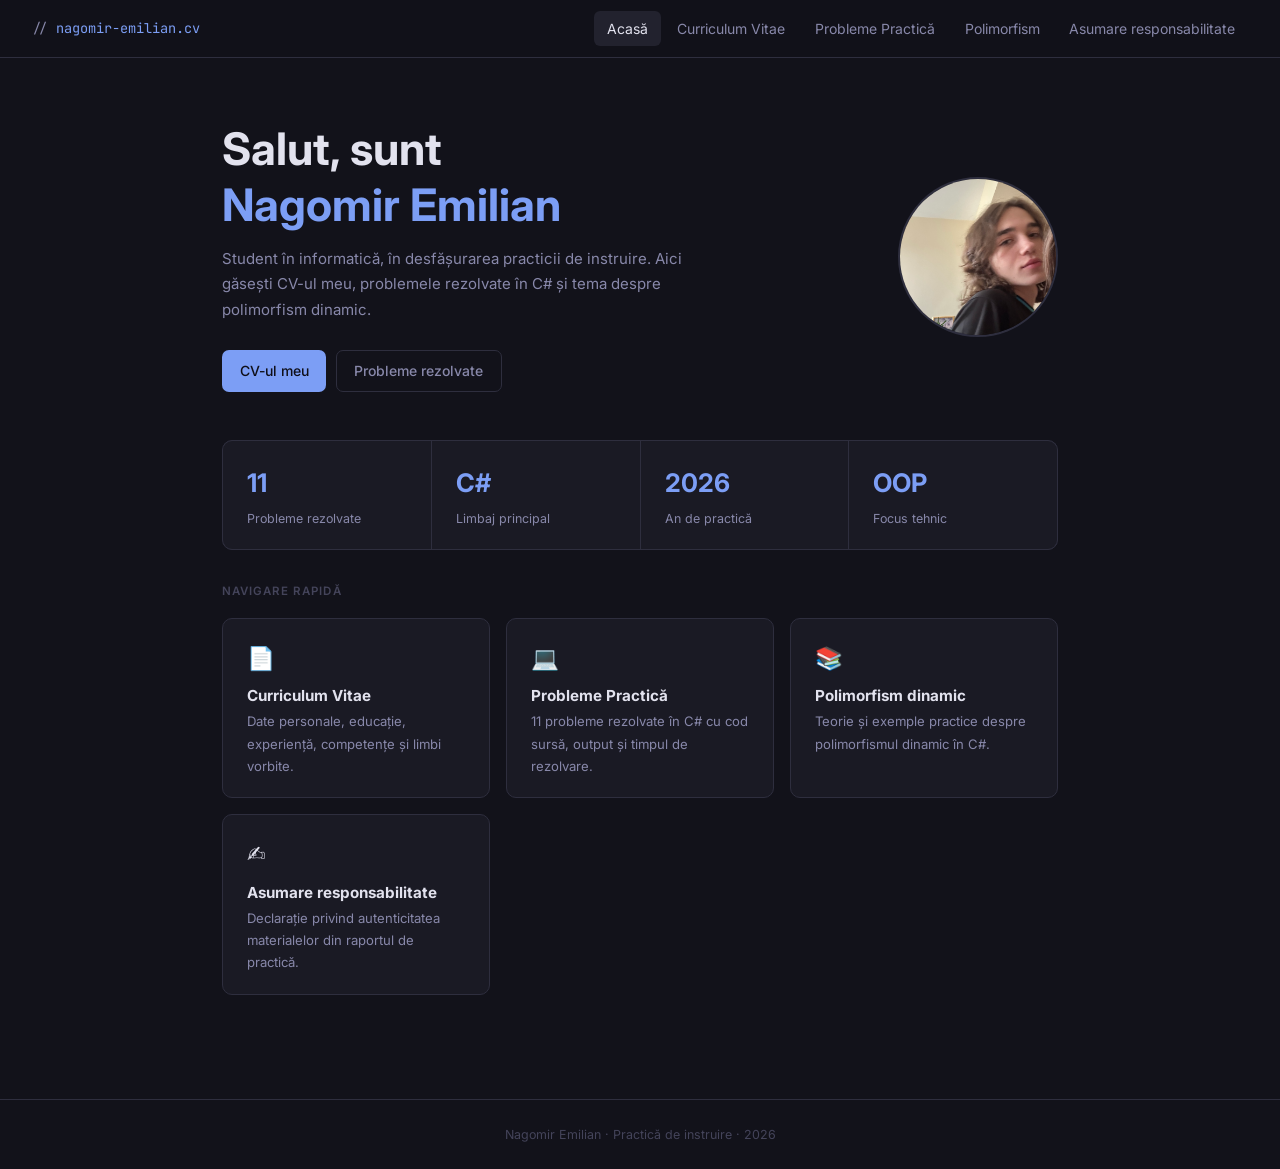
<file: index.html>
<!DOCTYPE html>
<html lang="ro">
<head>
  <meta charset="UTF-8" />
  <meta name="viewport" content="width=device-width, initial-scale=1.0" />
  <title>Nagomir Emilian — Portfolio</title>
  <link rel="stylesheet" href="style.css" />
  <link rel="preconnect" href="https://fonts.googleapis.com" />
  <link href="https://fonts.googleapis.com/css2?family=Inter:wght@400;500;600;700&family=JetBrains+Mono:wght@400;500&display=swap" rel="stylesheet" />
</head>
<body>

<nav class="navbar">
  <span class="nav-brand">// <span>nagomir-emilian.cv</span></span>
  <ul class="nav-links" id="navLinks">
    <li><a href="index.html" class="active">Acasă</a></li>
    <li><a href="cv.html">Curriculum Vitae</a></li>
    <li><a href="probleme.html">Probleme Practică</a></li>
    <li><a href="polimorfism.html">Polimorfism</a></li>
    <li><a href="asumare.html">Asumare responsabilitate</a></li>
  </ul>
  <button class="burger" id="burger"><span></span><span></span><span></span></button>
</nav>

<!-- HERO -->
<section class="hero">
  <div>
    <h1>Salut, sunt<br><em>Nagomir Emilian</em></h1>
    <p>Student în informatică, în desfășurarea practicii de instruire. Aici găsești CV-ul meu, problemele rezolvate în C# și tema despre polimorfism dinamic.</p>
    <div class="hero-btns">
      <a href="cv.html" class="btn btn-primary">CV-ul meu</a>
      <a href="probleme.html" class="btn btn-ghost">Probleme rezolvate</a>
    </div>
  </div>

  <div class="avatar-wrap">
    <img
      src="IMG_1753.jpg"
      alt="Nagomir Emilian"
      onerror="this.style.display='none'; document.getElementById('av-fallback').style.display='flex';"
    />
    <div class="avatar-fallback" id="av-fallback" style="display:none;">
      <svg width="28" height="28" fill="none" stroke="currentColor" stroke-width="1.5" viewBox="0 0 24 24"><path d="M20 21v-2a4 4 0 0 0-4-4H8a4 4 0 0 0-4 4v2"/><circle cx="12" cy="7" r="4"/></svg>
      poza.jpg
    </div>
  </div>
</section>

<!-- STATS -->
<div class="container" style="padding-top:0;">
  <div class="stats" style="margin-bottom:2rem;">
    <div class="stat"><div class="stat-val">11</div><div class="stat-lbl">Probleme rezolvate</div></div>
    <div class="stat"><div class="stat-val">C#</div><div class="stat-lbl">Limbaj principal</div></div>
    <div class="stat"><div class="stat-val">2026</div><div class="stat-lbl">An de practică</div></div>
    <div class="stat"><div class="stat-val">OOP</div><div class="stat-lbl">Focus tehnic</div></div>
  </div>

  <div class="sec-title">Navigare rapidă</div>
  <div class="nav-cards">
    <a href="cv.html" class="nav-card">
      <div class="nav-card-icon">📄</div>
      <h3>Curriculum Vitae</h3>
      <p>Date personale, educație, experiență, competențe și limbi vorbite.</p>
    </a>
    <a href="probleme.html" class="nav-card">
      <div class="nav-card-icon">💻</div>
      <h3>Probleme Practică</h3>
      <p>11 probleme rezolvate în C# cu cod sursă, output și timpul de rezolvare.</p>
    </a>
    <a href="polimorfism.html" class="nav-card">
      <div class="nav-card-icon">📚</div>
      <h3>Polimorfism dinamic</h3>
      <p>Teorie și exemple practice despre polimorfismul dinamic în C#.</p>
    </a>
    <a href="asumare.html" class="nav-card">
      <div class="nav-card-icon">✍️</div>
      <h3>Asumare responsabilitate</h3>
      <p>Declarație privind autenticitatea materialelor din raportul de practică.</p>
    </a>
  </div>
</div>

<footer><p>Nagomir Emilian · Practică de instruire · <span id="yr"></span></p></footer>

<script>
  document.getElementById('yr').textContent = new Date().getFullYear();
  document.getElementById('burger').addEventListener('click', () =>
    document.getElementById('navLinks').classList.toggle('open'));
</script>
</body>
</html>
</file>
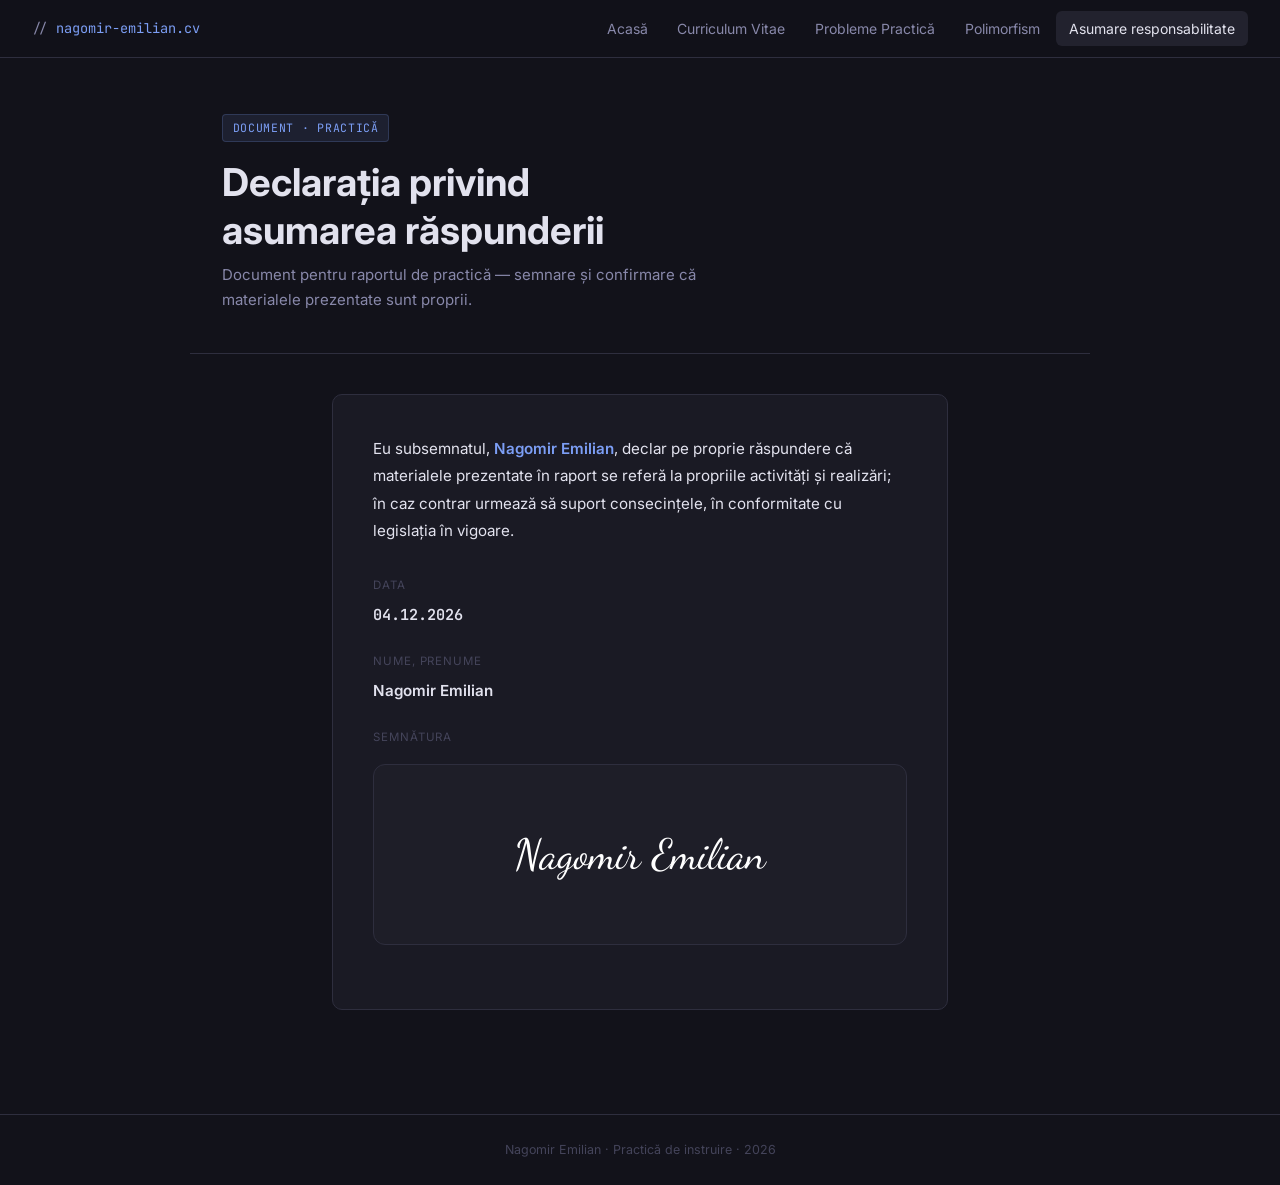
<file: asumare.html>
<!DOCTYPE html>
<html lang="ro">
<head>
  <meta charset="UTF-8" />
  <meta name="viewport" content="width=device-width, initial-scale=1.0" />
  <title>Asumare responsabilitate — Nagomir Emilian</title>
  <link rel="stylesheet" href="style.css" />
  <link rel="preconnect" href="https://fonts.googleapis.com" />
  <link href="https://fonts.googleapis.com/css2?family=Inter:wght@400;500;600;700&family=JetBrains+Mono:wght@400;500&family=Dancing+Script:wght@600&display=swap" rel="stylesheet" />
</head>
<body>

<nav class="navbar no-print">
  <span class="nav-brand">// <span>nagomir-emilian.cv</span></span>
  <ul class="nav-links" id="navLinks">
    <li><a href="index.html">Acasă</a></li>
    <li><a href="cv.html">Curriculum Vitae</a></li>
    <li><a href="probleme.html">Probleme Practică</a></li>
    <li><a href="polimorfism.html">Polimorfism</a></li>
    <li><a href="asumare.html" class="active">Asumare responsabilitate</a></li>
  </ul>
  <button class="burger" id="burger"><span></span><span></span><span></span></button>
</nav>

<div class="page-header no-print">
  <div class="badge">Document · Practică</div>
  <h1>Declarația privind<br>asumarea răspunderii</h1>
  <p>Document pentru raportul de practică — semnare și confirmare că materialele prezentate sunt proprii.</p>
</div>

<div class="asumare-wrap">

  <div class="doc-card">

    <p class="doc-text">
      Eu subsemnatul, <strong>Nagomir Emilian</strong>, declar pe proprie răspundere că materialele
      prezentate în raport se referă la propriile activități și realizări; în caz contrar urmează să
      suport consecințele, în conformitate cu legislația în vigoare.
    </p>

    <div class="doc-field">
      <label>Data</label>
      <div class="val val-date" id="docDate"></div>
    </div>

    <div class="doc-field">
      <label>Nume, Prenume</label>
      <div class="val">Nagomir Emilian</div>
    </div>

    <div class="doc-field sig-area">
      <label>Semnătura</label>
      <div class="sig-preview" id="sigPreview">
        <object type="image/svg+xml" data="signature (1).svg" class="sig-file-preview" aria-label="Preview semnătură SVG">Semnătura nu poate fi afișată.</object>
      </div>
    </div>

  </div>
</div>

<footer class="no-print"><p>Nagomir Emilian · Practică de instruire · <span id="yr"></span></p></footer>

<script>
document.getElementById('yr').textContent = new Date().getFullYear();
document.getElementById('burger').addEventListener('click', () =>
  document.getElementById('navLinks').classList.toggle('open'));

// Set current date
const now = new Date();
const zi = String(now.getDate()).padStart(2,'0');
const luna = String(now.getMonth()+1).padStart(2,'0');
const an = now.getFullYear();
document.getElementById('docDate').textContent = `${zi}.${luna}.${an}`;

// ===== SVG SIGNATURE ATTACHMENT =====

</script>
</body>
</html>
</file>
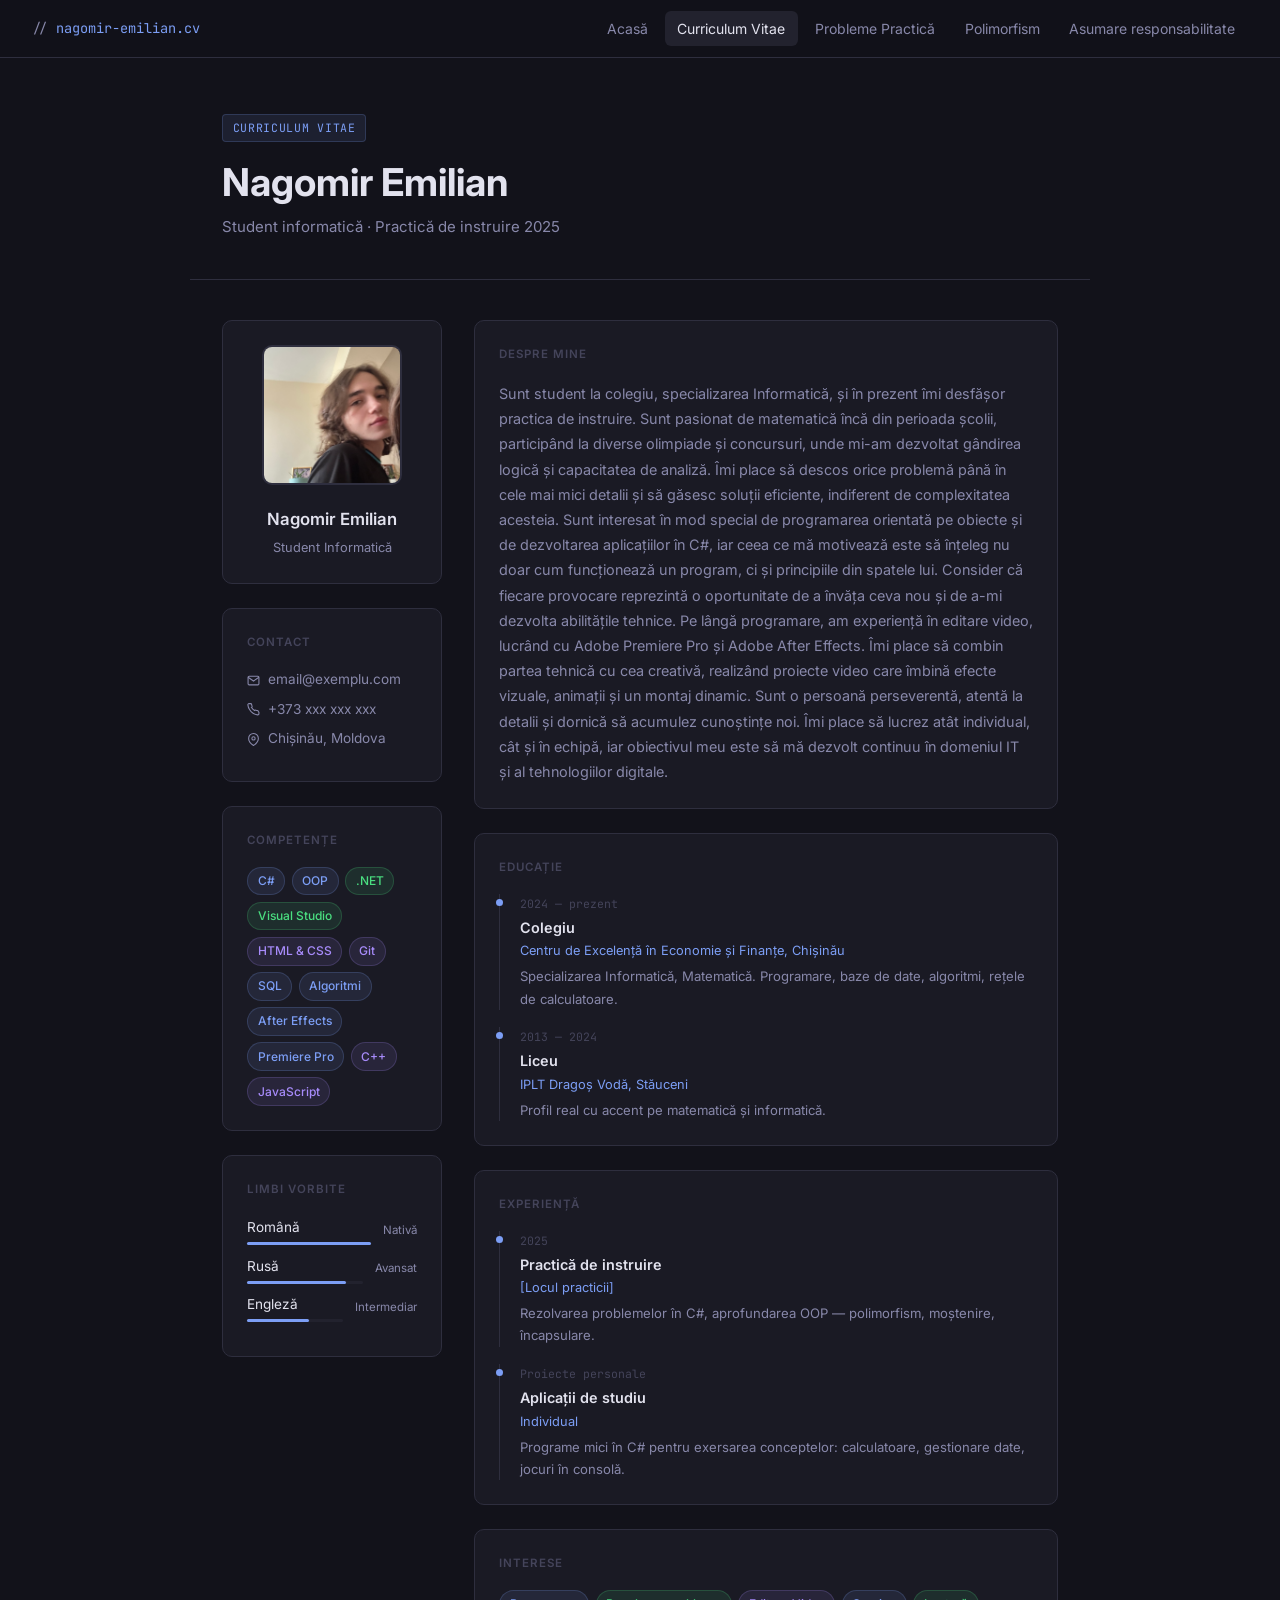
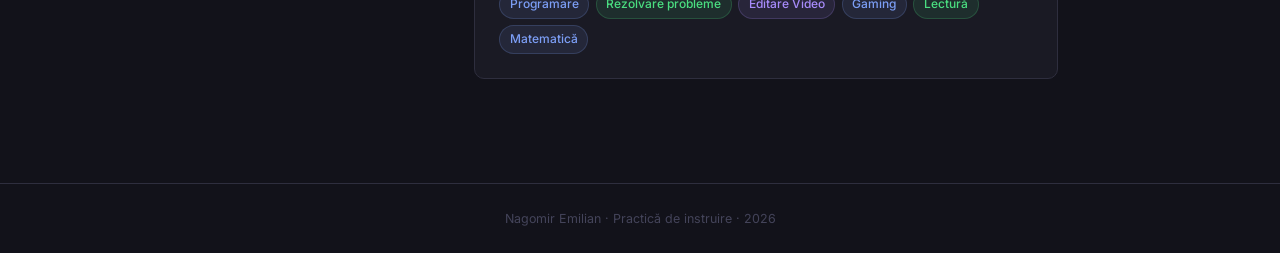
<file: cv.html>
<!DOCTYPE html>
<html lang="ro">
<head>
  <meta charset="UTF-8" />
  <meta name="viewport" content="width=device-width, initial-scale=1.0" />
  <title>CV — Nagomir Emilian</title>
  <link rel="stylesheet" href="style.css" />
  <link rel="preconnect" href="https://fonts.googleapis.com" />
  <link href="https://fonts.googleapis.com/css2?family=Inter:wght@400;500;600;700&family=JetBrains+Mono:wght@400;500&display=swap" rel="stylesheet" />
</head>
<body>

<nav class="navbar">
  <span class="nav-brand">// <span>nagomir-emilian.cv</span></span>
  <ul class="nav-links" id="navLinks">
    <li><a href="index.html">Acasă</a></li>
    <li><a href="cv.html" class="active">Curriculum Vitae</a></li>
    <li><a href="probleme.html">Probleme Practică</a></li>
    <li><a href="polimorfism.html">Polimorfism</a></li>
    <li><a href="asumare.html">Asumare responsabilitate</a></li>
  </ul>
  <button class="burger" id="burger"><span></span><span></span><span></span></button>
</nav>

<div class="page-header">
  <div class="badge">Curriculum Vitae</div>
  <h1>Nagomir Emilian</h1>
  <p>Student informatică · Practică de instruire 2025</p>
</div>

<div class="container">
  <div class="cv-layout">

    <!-- SIDEBAR -->
    <aside class="cv-sidebar">

      <div class="card">
        <!--
          ══════════════════════════════════
          FOTOGRAFIA DIN CV
          Înlocuiește "poza-cv.jpg" cu
          numele fișierului tău de imagine.
          ══════════════════════════════════
        -->
        <div class="cv-photo-wrap">
          <img
            src="IMG_1753.jpg"
            alt="Nagomir Emilian"
            onerror="this.style.display='none'; document.getElementById('cv-fallback').style.display='flex';"
          />
          <div class="cv-photo-fallback" id="cv-fallback" style="display:none;">
            <svg width="24" height="24" fill="none" stroke="currentColor" stroke-width="1.5" viewBox="0 0 24 24"><path d="M20 21v-2a4 4 0 0 0-4-4H8a4 4 0 0 0-4 4v2"/><circle cx="12" cy="7" r="4"/></svg>
            poza-cv.jpg
          </div>
        </div>
        <div class="cv-name">Nagomir Emilian</div>
        <div class="cv-role">Student Informatică</div>
      </div>

      <div class="card">
        <div class="sec-title">Contact</div>
        <div class="contact-item">
          <svg width="13" height="13" fill="none" stroke="currentColor" stroke-width="2" viewBox="0 0 24 24"><path d="M4 4h16c1.1 0 2 .9 2 2v12c0 1.1-.9 2-2 2H4c-1.1 0-2-.9-2-2V6c0-1.1.9-2 2-2z"/><polyline points="22,6 12,13 2,6"/></svg>
          email@exemplu.com
        </div>
        <div class="contact-item">
          <svg width="13" height="13" fill="none" stroke="currentColor" stroke-width="2" viewBox="0 0 24 24"><path d="M22 16.92v3a2 2 0 0 1-2.18 2 19.79 19.79 0 0 1-8.63-3.07A19.5 19.5 0 0 1 4.69 12 19.79 19.79 0 0 1 1.61 3.39 2 2 0 0 1 3.6 1.18h3a2 2 0 0 1 2 1.72c.127.96.361 1.903.7 2.81a2 2 0 0 1-.45 2.11L8.09 8a16 16 0 0 0 6 6l.27-.27a2 2 0 0 1 2.11-.45c.907.339 1.85.573 2.81.7A2 2 0 0 1 21 16z"/></svg>
          +373 xxx xxx xxx
        </div>
        <div class="contact-item">
          <svg width="13" height="13" fill="none" stroke="currentColor" stroke-width="2" viewBox="0 0 24 24"><path d="M21 10c0 7-9 13-9 13s-9-6-9-13a9 9 0 0 1 18 0z"/><circle cx="12" cy="10" r="3"/></svg>
          Chișinău, Moldova
        </div>
      </div>

      <div class="card">
        <div class="sec-title">Competențe</div>
        <div style="display:flex; flex-wrap:wrap; gap:0.4rem;">
          <span class="tag">C#</span>
          <span class="tag">OOP</span>
          <span class="tag green">.NET</span>
          <span class="tag green">Visual Studio</span>
          <span class="tag purple">HTML & CSS</span>
          <span class="tag purple">Git</span>
          <span class="tag">SQL</span>
          <span class="tag">Algoritmi</span>
          <span class="tag">After Effects</span>
          <span class="tag">Premiere Pro</span>
          <span class="tag purple">C++</span>
          <span class="tag purple">JavaScript</span>
        </div>
      </div>

      <div class="card">
        <div class="sec-title">Limbi vorbite</div>

        <div class="lang-row">
          <div class="lang-wrap">
            <div class="lang-name">Română</div>
            <div class="lang-bar"><div class="lang-fill" style="width:100%"></div></div>
          </div>
          <span class="lang-lvl">Nativă</span>
        </div>
        <div class="lang-row">
          <div class="lang-wrap">
            <div class="lang-name">Rusă</div>
            <div class="lang-bar"><div class="lang-fill" style="width:85%"></div></div>
          </div>
          <span class="lang-lvl">Avansat</span>
        </div>
        <div class="lang-row">
          <div class="lang-wrap">
            <div class="lang-name">Engleză</div>
            <div class="lang-bar"><div class="lang-fill" style="width:65%"></div></div>
          </div>
          <span class="lang-lvl">Intermediar</span>
        </div>
      </div>

    </aside>

    <!-- MAIN -->
    <main class="cv-main">

      <div class="card">
        <div class="sec-title">Despre mine</div>
        <p style="color:var(--muted); font-size:0.9rem; line-height:1.75;">
          Sunt student la colegiu, specializarea Informatică, și în prezent îmi desfășor practica de instruire. Sunt pasionat de matematică încă din perioada școlii, participând la diverse olimpiade și concursuri, unde mi-am dezvoltat gândirea logică și capacitatea de analiză.

Îmi place să descos orice problemă până în cele mai mici detalii și să găsesc soluții eficiente, indiferent de complexitatea acesteia. Sunt interesat în mod special de programarea orientată pe obiecte și de dezvoltarea aplicațiilor în C#, iar ceea ce mă motivează este să înțeleg nu doar cum funcționează un program, ci și principiile din spatele lui. Consider că fiecare provocare reprezintă o oportunitate de a învăța ceva nou și de a-mi dezvolta abilitățile tehnice.

Pe lângă programare, am experiență în editare video, lucrând cu Adobe Premiere Pro și Adobe After Effects. Îmi place să combin partea tehnică cu cea creativă, realizând proiecte video care îmbină efecte vizuale, animații și un montaj dinamic.

Sunt o persoană perseverentă, atentă la detalii și dornică să acumulez cunoștințe noi. Îmi place să lucrez atât individual, cât și în echipă, iar obiectivul meu este să mă dezvolt continuu în domeniul IT și al tehnologiilor digitale.

        </p>
      </div>

      <div class="card">
        <div class="sec-title">Educație</div>
        <div class="timeline">
          <div class="tl-item">
            <div class="tl-date">2024 — prezent</div>
            <div class="tl-title">Colegiu</div>
            <div class="tl-place">Centru de Excelență în Economie și Finanțe, Chișinău</div>
            <div class="tl-desc">Specializarea Informatică, Matematică. Programare, baze de date, algoritmi, rețele de calculatoare.</div>
          </div>
          <div class="tl-item">
            <div class="tl-date">2013 — 2024</div>
            <div class="tl-title">Liceu</div>
            <div class="tl-place">IPLT Dragoș Vodă, Stăuceni</div>
            <div class="tl-desc">Profil real cu accent pe matematică și informatică.</div>
          </div>
        </div>
      </div>

      <div class="card">
        <div class="sec-title">Experiență</div>
        <div class="timeline">
          <div class="tl-item">
            <div class="tl-date">2025</div>
            <div class="tl-title">Practică de instruire</div>
            <div class="tl-place">[Locul practicii]</div>
            <div class="tl-desc">Rezolvarea problemelor în C#, aprofundarea OOP — polimorfism, moștenire, încapsulare.</div>
          </div>
          <div class="tl-item">
            <div class="tl-date">Proiecte personale</div>
            <div class="tl-title">Aplicații de studiu</div>
            <div class="tl-place">Individual</div>
            <div class="tl-desc">Programe mici în C# pentru exersarea conceptelor: calculatoare, gestionare date, jocuri în consolă.</div>
          </div>
        </div>
      </div>

      <div class="card">
        <div class="sec-title">Interese</div>
        <div style="display:flex; flex-wrap:wrap; gap:0.4rem;">
          <span class="tag">Programare</span>
          <span class="tag green">Rezolvare probleme</span>
          <span class="tag purple">Editare Video</span>
          <span class="tag">Gaming</span>
          <span class="tag green">Lectură</span>
          <span class="tag">Matematică</span>
        </div>
      </div>

    </main>
  </div>
</div>

<footer><p>Nagomir Emilian · Practică de instruire · <span id="yr"></span></p></footer>

<script>
  document.getElementById('yr').textContent = new Date().getFullYear();
  document.getElementById('burger').addEventListener('click', () =>
    document.getElementById('navLinks').classList.toggle('open'));
</script>
</body>
</html>
</file>
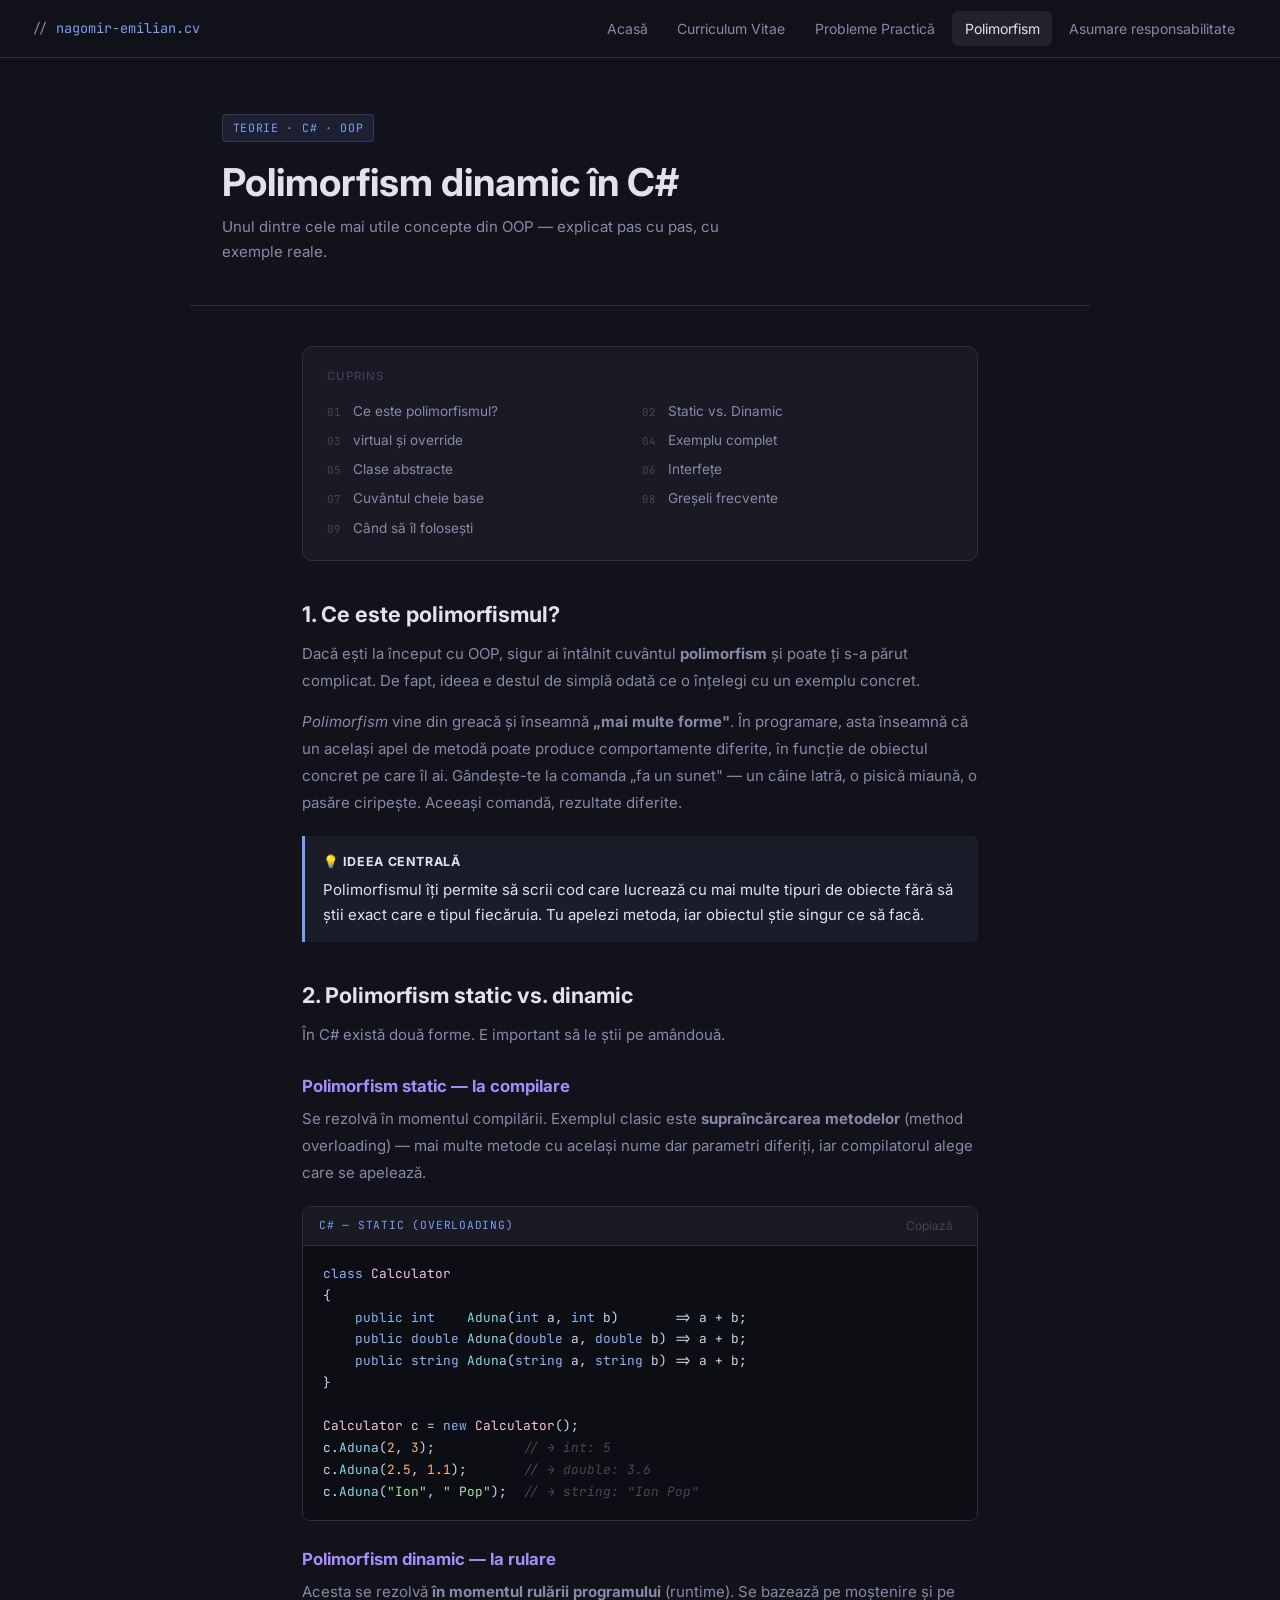
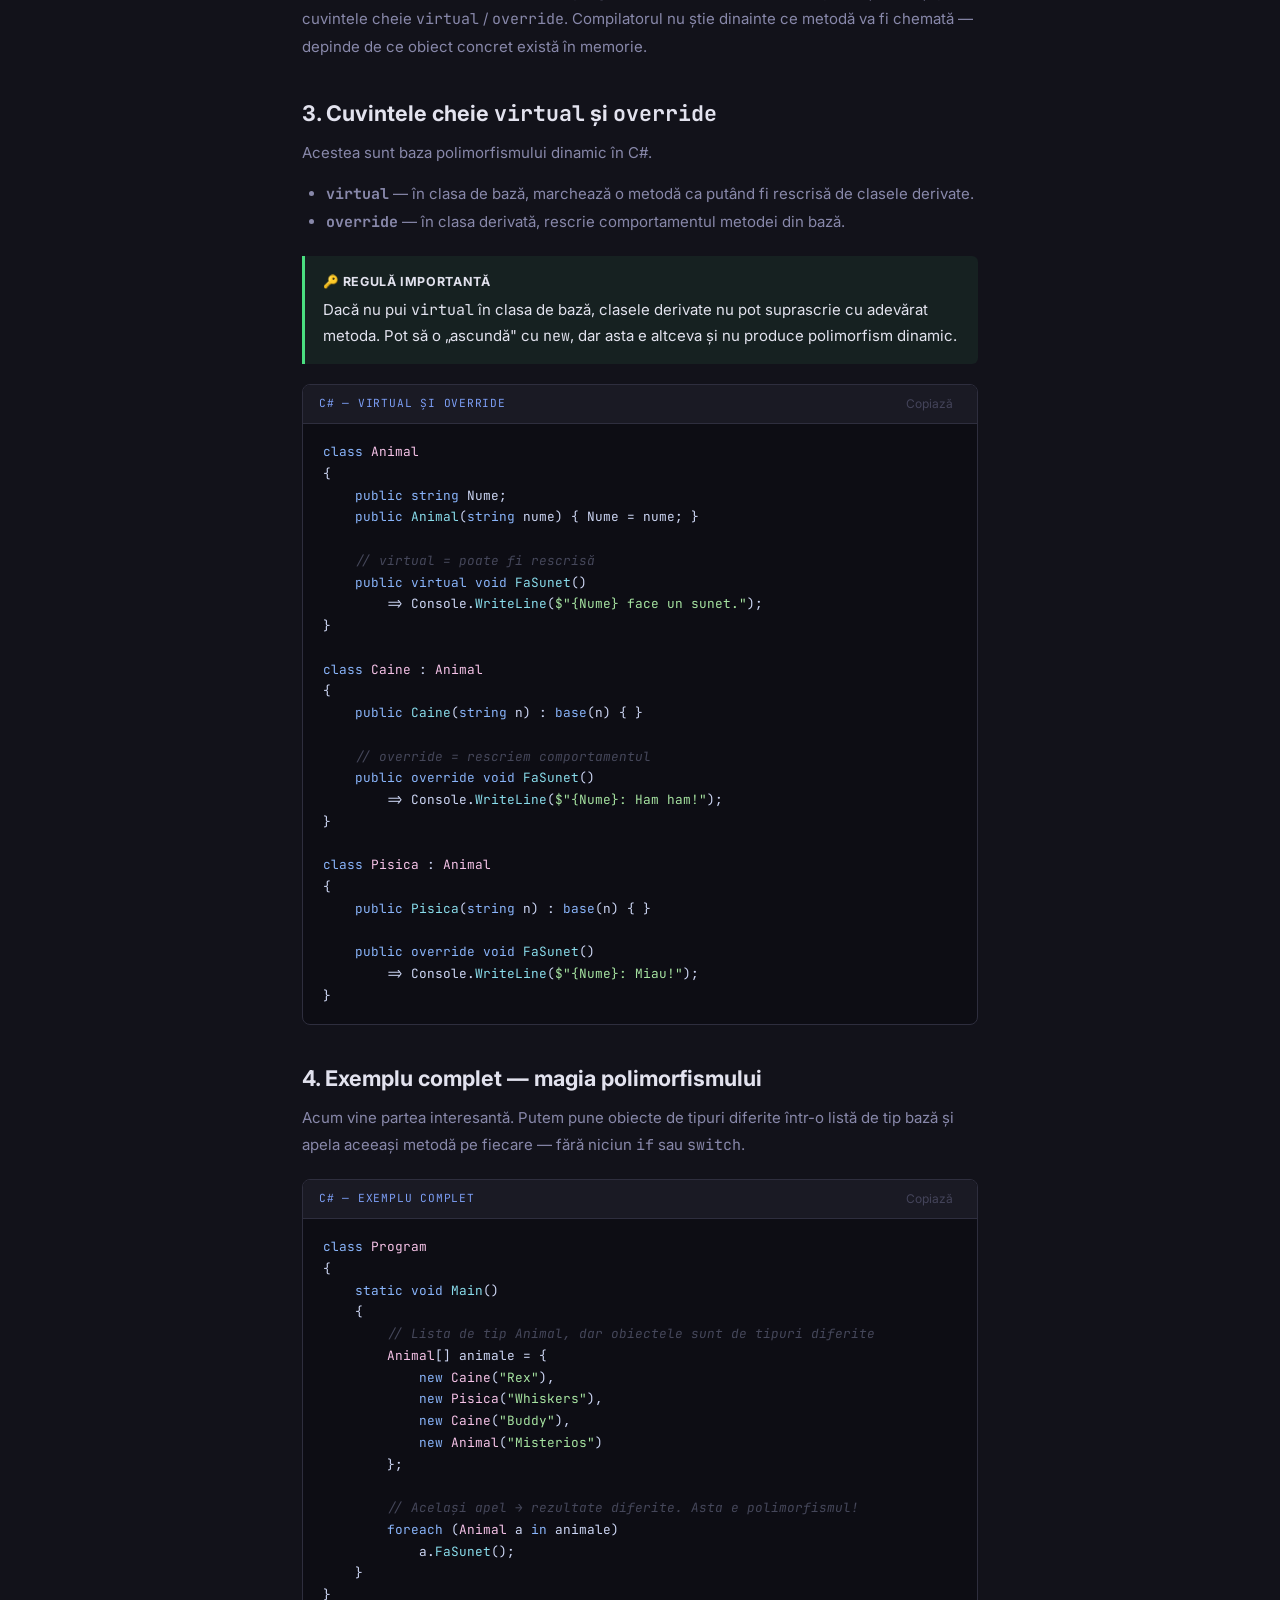
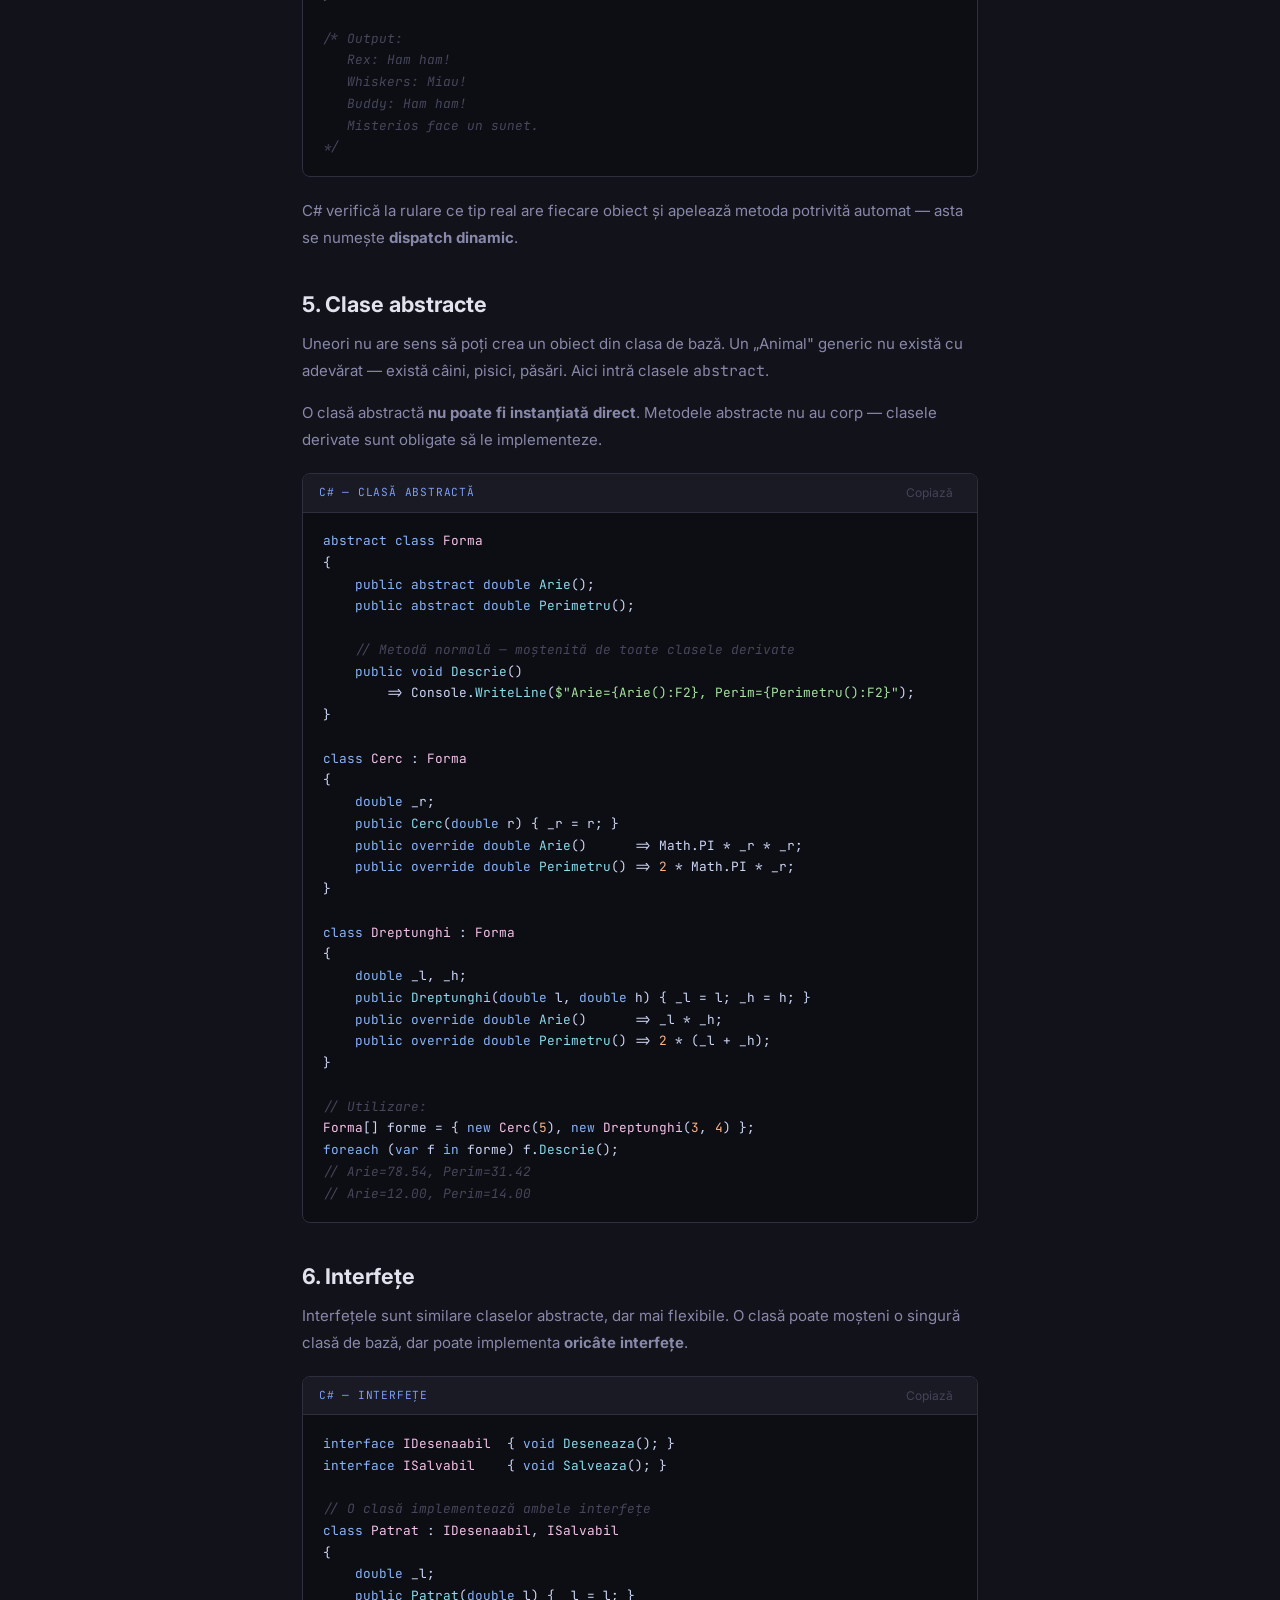
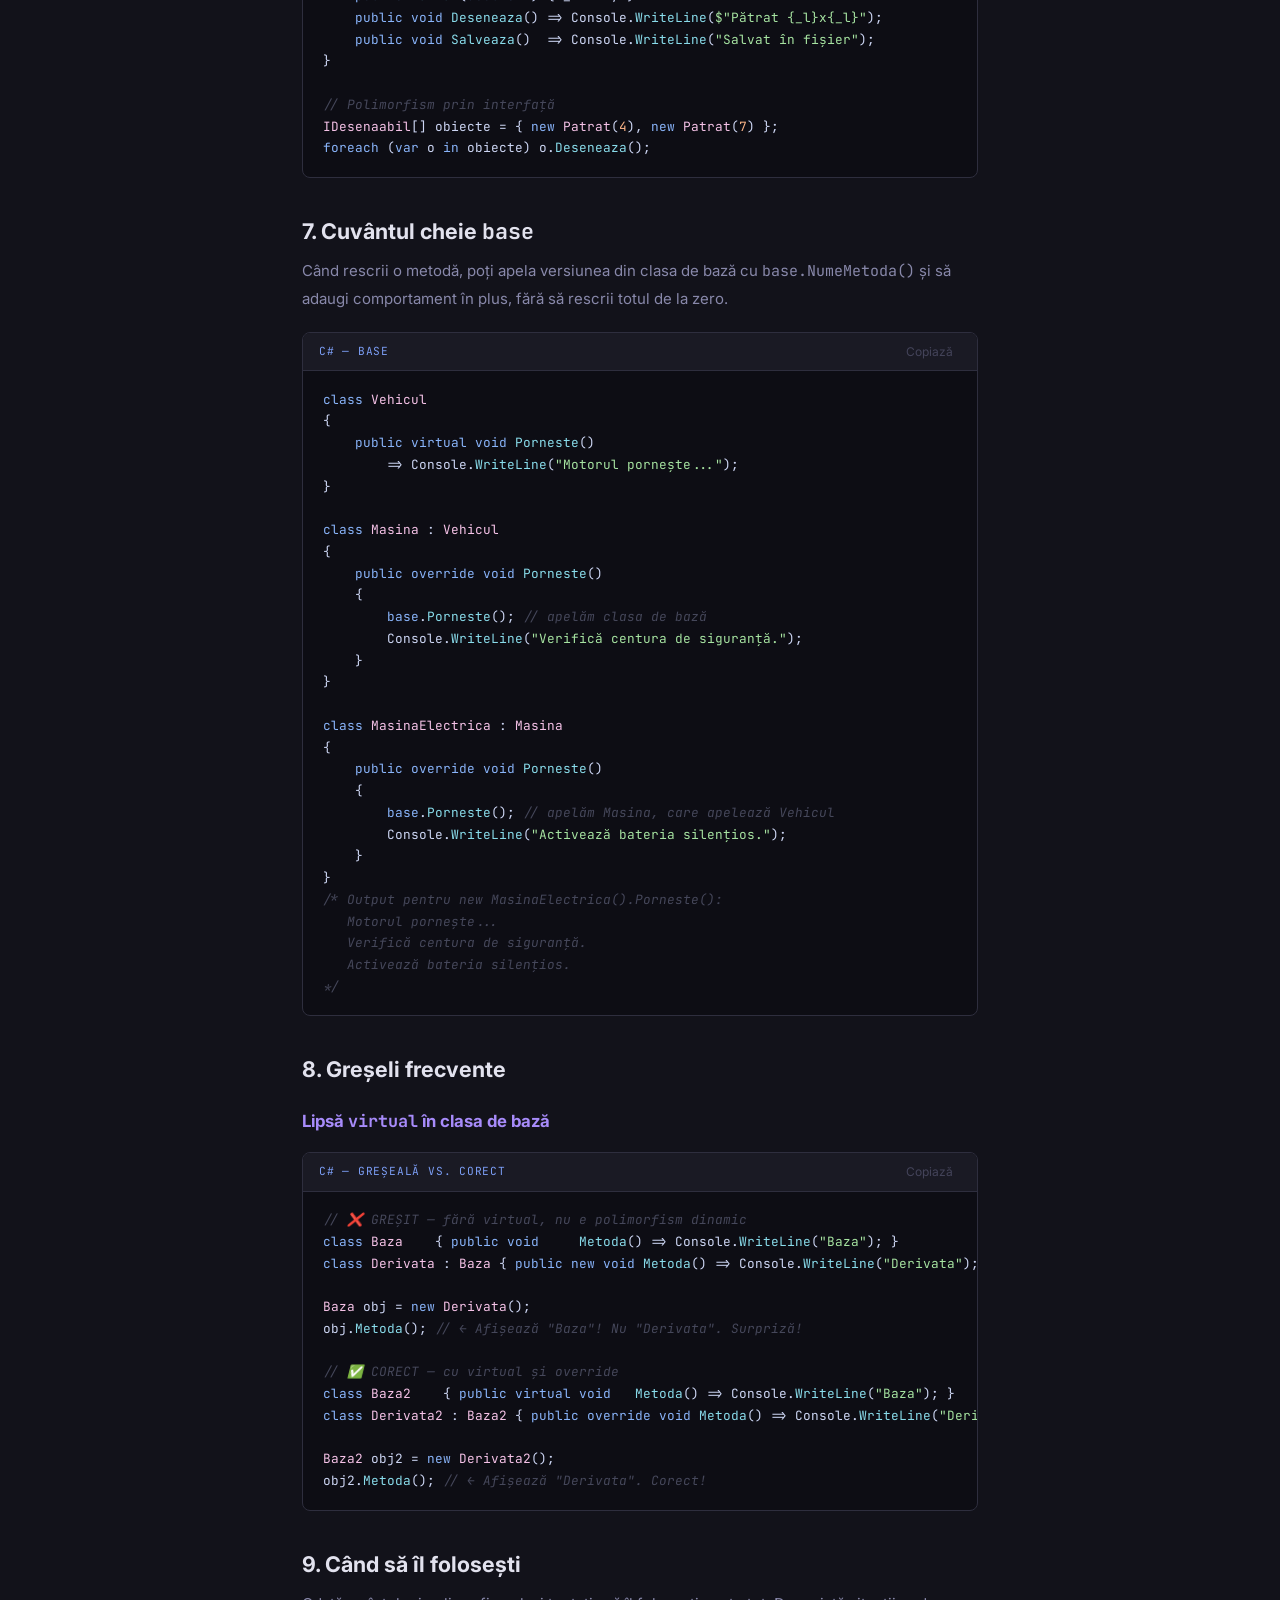
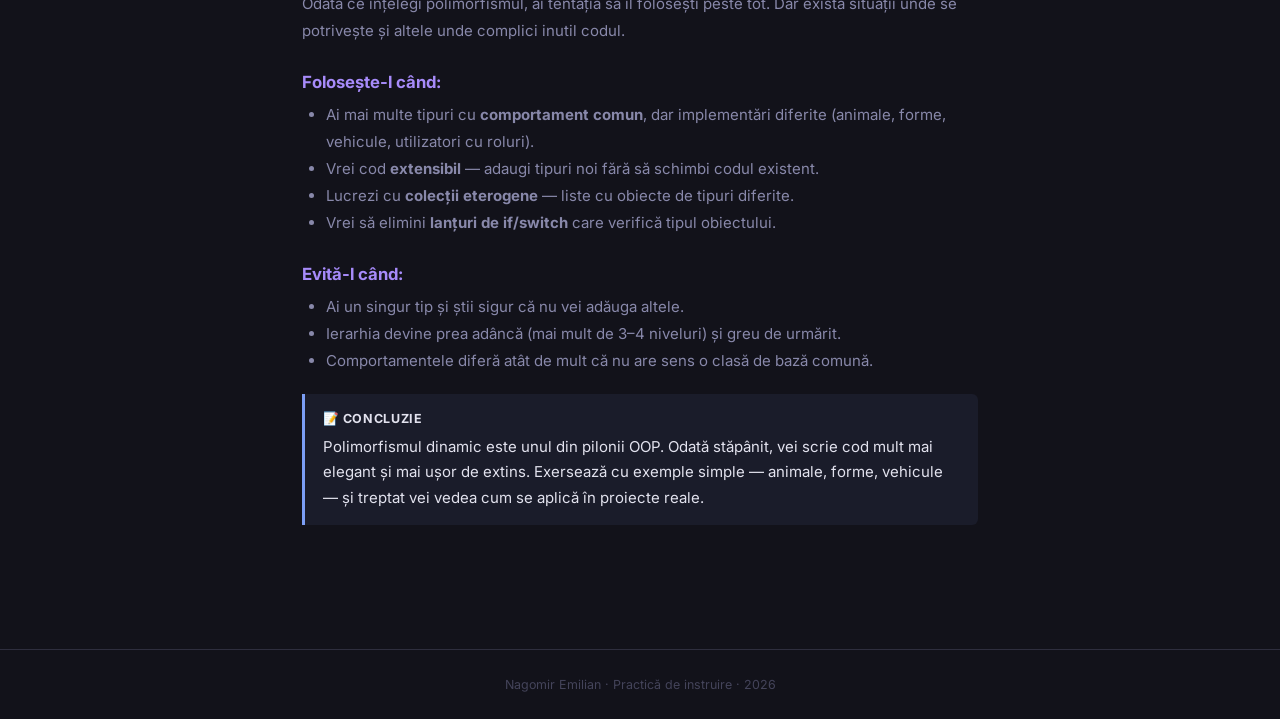
<file: polimorfism.html>
<!DOCTYPE html>
<html lang="ro">
<head>
  <meta charset="UTF-8" />
  <meta name="viewport" content="width=device-width, initial-scale=1.0" />
  <title>Polimorfism dinamic C# — Nagomir Emilian</title>
  <link rel="stylesheet" href="style.css" />
  <link rel="preconnect" href="https://fonts.googleapis.com" />
  <link href="https://fonts.googleapis.com/css2?family=Inter:wght@400;500;600;700&family=JetBrains+Mono:wght@400;500&display=swap" rel="stylesheet" />
  <style>
    .article { max-width: 740px; margin: 0 auto; padding: 2.5rem 2rem; }
    .article h2 { font-size: 1.35rem; margin: 2.5rem 0 0.75rem; }
    .article h3 { font-size: 1.05rem; margin: 1.75rem 0 0.5rem; color: var(--accent2); }
    .article p  { color: var(--muted); line-height: 1.8; margin-bottom: 0.9rem; }
    .article ul, .article ol { color: var(--muted); margin: 0.5rem 0 1rem 1.5rem; line-height: 1.8; }

    .note {
      background: rgba(124,158,245,0.07); border-left: 3px solid var(--accent);
      border-radius: 0 6px 6px 0; padding: 0.9rem 1.1rem; margin: 1.25rem 0;
      color: var(--text);
    }
    .note.green { background: rgba(74,222,128,0.07); border-color: var(--green); }
    .note strong { display: block; font-size: 0.78rem; text-transform: uppercase; letter-spacing: 0.05em; margin-bottom: 0.3rem; }

    .code-block { background: #0d0d14; border: 1px solid var(--border); border-radius: 8px; overflow: hidden; margin: 1.25rem 0; }
    .code-header { display: flex; align-items: center; justify-content: space-between; padding: 0.5rem 1rem; border-bottom: 1px solid var(--border); background: var(--bg2); }
    .code-lang { font-family: var(--mono); font-size: 0.7rem; color: var(--accent); text-transform: uppercase; letter-spacing: 0.07em; }
    .copy-btn { background: none; border: none; color: var(--dim); font-size: 0.75rem; cursor: pointer; font-family: var(--font); padding: 0.2rem 0.5rem; border-radius: 4px; transition: all 0.15s; }
    .copy-btn:hover { background: var(--bg3); color: var(--text); }
    .code-block pre { padding: 1.1rem 1.25rem; overflow-x: auto; font-size: 0.8rem; line-height: 1.7; color: #cdd6f4; }

    .toc { background: var(--bg2); border: 1px solid var(--border); border-radius: var(--radius); padding: 1.25rem 1.5rem; margin-bottom: 2rem; }
    .toc-title { font-size: 0.72rem; text-transform: uppercase; letter-spacing: 0.08em; color: var(--dim); margin-bottom: 0.75rem; }
    .toc ol { list-style: none; padding: 0; margin: 0; display: grid; grid-template-columns: repeat(auto-fill, minmax(220px, 1fr)); gap: 0.3rem; }
    .toc li { display: flex; align-items: baseline; gap: 0.5rem; }
    .toc-n { font-family: var(--mono); font-size: 0.68rem; color: var(--dim); min-width: 18px; }
    .toc a { font-size: 0.85rem; color: var(--muted); }
    .toc a:hover { color: var(--text); }
  </style>
</head>
<body>

<nav class="navbar">
  <span class="nav-brand">// <span>nagomir-emilian.cv</span></span>
  <ul class="nav-links" id="navLinks">
    <li><a href="index.html">Acasă</a></li>
    <li><a href="cv.html">Curriculum Vitae</a></li>
    <li><a href="probleme.html">Probleme Practică</a></li>
    <li><a href="polimorfism.html" class="active">Polimorfism</a></li>
    <li><a href="asumare.html">Asumare responsabilitate</a></li>
  </ul>
  <button class="burger" id="burger"><span></span><span></span><span></span></button>
</nav>

<div class="page-header">
  <div class="badge">Teorie · C# · OOP</div>
  <h1>Polimorfism dinamic în C#</h1>
  <p>Unul dintre cele mai utile concepte din OOP — explicat pas cu pas, cu exemple reale.</p>
</div>

<article class="article">

  <div class="toc">
    <div class="toc-title">Cuprins</div>
    <ol>
      <li><span class="toc-n">01</span><a href="#ce-este">Ce este polimorfismul?</a></li>
      <li><span class="toc-n">02</span><a href="#static-dinamic">Static vs. Dinamic</a></li>
      <li><span class="toc-n">03</span><a href="#virtual-override">virtual și override</a></li>
      <li><span class="toc-n">04</span><a href="#exemplu">Exemplu complet</a></li>
      <li><span class="toc-n">05</span><a href="#abstract">Clase abstracte</a></li>
      <li><span class="toc-n">06</span><a href="#interfete">Interfețe</a></li>
      <li><span class="toc-n">07</span><a href="#base">Cuvântul cheie base</a></li>
      <li><span class="toc-n">08</span><a href="#greseli">Greșeli frecvente</a></li>
      <li><span class="toc-n">09</span><a href="#cand">Când să îl folosești</a></li>
    </ol>
  </div>

  <h2 id="ce-este">1. Ce este polimorfismul?</h2>
  <p>Dacă ești la început cu OOP, sigur ai întâlnit cuvântul <strong>polimorfism</strong> și poate ți s-a părut complicat. De fapt, ideea e destul de simplă odată ce o înțelegi cu un exemplu concret.</p>
  <p><em>Polimorfism</em> vine din greacă și înseamnă <strong>„mai multe forme"</strong>. În programare, asta înseamnă că un același apel de metodă poate produce comportamente diferite, în funcție de obiectul concret pe care îl ai. Gândește-te la comanda „fa un sunet" — un câine latră, o pisică miaună, o pasăre ciripește. Aceeași comandă, rezultate diferite.</p>

  <div class="note">
    <strong>💡 Ideea centrală</strong>
    Polimorfismul îți permite să scrii cod care lucrează cu mai multe tipuri de obiecte fără să știi exact care e tipul fiecăruia. Tu apelezi metoda, iar obiectul știe singur ce să facă.
  </div>

  <h2 id="static-dinamic">2. Polimorfism static vs. dinamic</h2>
  <p>În C# există două forme. E important să le știi pe amândouă.</p>

  <h3>Polimorfism static — la compilare</h3>
  <p>Se rezolvă în momentul compilării. Exemplul clasic este <strong>supraîncărcarea metodelor</strong> (method overloading) — mai multe metode cu același nume dar parametri diferiți, iar compilatorul alege care se apelează.</p>

  <div class="code-block">
    <div class="code-header"><span class="code-lang">C# — Static (overloading)</span><button class="copy-btn" onclick="copyCode(this)">Copiază</button></div>
    <pre><span class="kw">class</span> <span class="tp">Calculator</span>
{
    <span class="kw">public int</span>    <span class="fn">Aduna</span>(<span class="kw">int</span> a, <span class="kw">int</span> b)       => a + b;
    <span class="kw">public double</span> <span class="fn">Aduna</span>(<span class="kw">double</span> a, <span class="kw">double</span> b) => a + b;
    <span class="kw">public string</span> <span class="fn">Aduna</span>(<span class="kw">string</span> a, <span class="kw">string</span> b) => a + b;
}

<span class="tp">Calculator</span> c = <span class="kw">new</span> <span class="tp">Calculator</span>();
c.<span class="fn">Aduna</span>(<span class="num">2</span>, <span class="num">3</span>);           <span class="cm">// → int: 5</span>
c.<span class="fn">Aduna</span>(<span class="num">2.5</span>, <span class="num">1.1</span>);       <span class="cm">// → double: 3.6</span>
c.<span class="fn">Aduna</span>(<span class="str">"Ion"</span>, <span class="str">" Pop"</span>);  <span class="cm">// → string: "Ion Pop"</span></pre>
  </div>

  <h3>Polimorfism dinamic — la rulare</h3>
  <p>Acesta se rezolvă <strong>în momentul rulării programului</strong> (runtime). Se bazează pe moștenire și pe cuvintele cheie <code>virtual</code> / <code>override</code>. Compilatorul nu știe dinainte ce metodă va fi chemată — depinde de ce obiect concret există în memorie.</p>

  <h2 id="virtual-override">3. Cuvintele cheie <code>virtual</code> și <code>override</code></h2>
  <p>Acestea sunt baza polimorfismului dinamic în C#.</p>
  <ul>
    <li><strong><code>virtual</code></strong> — în clasa de bază, marchează o metodă ca putând fi rescrisă de clasele derivate.</li>
    <li><strong><code>override</code></strong> — în clasa derivată, rescrie comportamentul metodei din bază.</li>
  </ul>

  <div class="note green">
    <strong>🔑 Regulă importantă</strong>
    Dacă nu pui <code>virtual</code> în clasa de bază, clasele derivate nu pot suprascrie cu adevărat metoda. Pot să o „ascundă" cu <code>new</code>, dar asta e altceva și nu produce polimorfism dinamic.
  </div>

  <div class="code-block">
    <div class="code-header"><span class="code-lang">C# — virtual și override</span><button class="copy-btn" onclick="copyCode(this)">Copiază</button></div>
    <pre><span class="kw">class</span> <span class="tp">Animal</span>
{
    <span class="kw">public string</span> Nume;
    <span class="kw">public</span> <span class="fn">Animal</span>(<span class="kw">string</span> nume) { Nume = nume; }

    <span class="cm">// virtual = poate fi rescrisă</span>
    <span class="kw">public virtual void</span> <span class="fn">FaSunet</span>()
        => Console.<span class="fn">WriteLine</span>(<span class="str">$"{Nume} face un sunet."</span>);
}

<span class="kw">class</span> <span class="tp">Caine</span> : <span class="tp">Animal</span>
{
    <span class="kw">public</span> <span class="fn">Caine</span>(<span class="kw">string</span> n) : <span class="kw">base</span>(n) { }

    <span class="cm">// override = rescriem comportamentul</span>
    <span class="kw">public override void</span> <span class="fn">FaSunet</span>()
        => Console.<span class="fn">WriteLine</span>(<span class="str">$"{Nume}: Ham ham!"</span>);
}

<span class="kw">class</span> <span class="tp">Pisica</span> : <span class="tp">Animal</span>
{
    <span class="kw">public</span> <span class="fn">Pisica</span>(<span class="kw">string</span> n) : <span class="kw">base</span>(n) { }

    <span class="kw">public override void</span> <span class="fn">FaSunet</span>()
        => Console.<span class="fn">WriteLine</span>(<span class="str">$"{Nume}: Miau!"</span>);
}</pre>
  </div>

  <h2 id="exemplu">4. Exemplu complet — magia polimorfismului</h2>
  <p>Acum vine partea interesantă. Putem pune obiecte de tipuri diferite într-o listă de tip bază și apela aceeași metodă pe fiecare — fără niciun <code>if</code> sau <code>switch</code>.</p>

  <div class="code-block">
    <div class="code-header"><span class="code-lang">C# — Exemplu complet</span><button class="copy-btn" onclick="copyCode(this)">Copiază</button></div>
    <pre><span class="kw">class</span> <span class="tp">Program</span>
{
    <span class="kw">static void</span> <span class="fn">Main</span>()
    {
        <span class="cm">// Lista de tip Animal, dar obiectele sunt de tipuri diferite</span>
        <span class="tp">Animal</span>[] animale = {
            <span class="kw">new</span> <span class="tp">Caine</span>(<span class="str">"Rex"</span>),
            <span class="kw">new</span> <span class="tp">Pisica</span>(<span class="str">"Whiskers"</span>),
            <span class="kw">new</span> <span class="tp">Caine</span>(<span class="str">"Buddy"</span>),
            <span class="kw">new</span> <span class="tp">Animal</span>(<span class="str">"Misterios"</span>)
        };

        <span class="cm">// Același apel → rezultate diferite. Asta e polimorfismul!</span>
        <span class="kw">foreach</span> (<span class="tp">Animal</span> a <span class="kw">in</span> animale)
            a.<span class="fn">FaSunet</span>();
    }
}

<span class="cm">/* Output:
   Rex: Ham ham!
   Whiskers: Miau!
   Buddy: Ham ham!
   Misterios face un sunet.
*/</span></pre>
  </div>

  <p>C# verifică la rulare ce tip real are fiecare obiect și apelează metoda potrivită automat — asta se numește <strong>dispatch dinamic</strong>.</p>

  <h2 id="abstract">5. Clase abstracte</h2>
  <p>Uneori nu are sens să poți crea un obiect din clasa de bază. Un „Animal" generic nu există cu adevărat — există câini, pisici, păsări. Aici intră clasele <code>abstract</code>.</p>
  <p>O clasă abstractă <strong>nu poate fi instanțiată direct</strong>. Metodele abstracte nu au corp — clasele derivate sunt obligate să le implementeze.</p>

  <div class="code-block">
    <div class="code-header"><span class="code-lang">C# — Clasă abstractă</span><button class="copy-btn" onclick="copyCode(this)">Copiază</button></div>
    <pre><span class="kw">abstract class</span> <span class="tp">Forma</span>
{
    <span class="kw">public abstract double</span> <span class="fn">Arie</span>();
    <span class="kw">public abstract double</span> <span class="fn">Perimetru</span>();

    <span class="cm">// Metodă normală — moștenită de toate clasele derivate</span>
    <span class="kw">public void</span> <span class="fn">Descrie</span>()
        => Console.<span class="fn">WriteLine</span>(<span class="str">$"Arie={Arie():F2}, Perim={Perimetru():F2}"</span>);
}

<span class="kw">class</span> <span class="tp">Cerc</span> : <span class="tp">Forma</span>
{
    <span class="kw">double</span> _r;
    <span class="kw">public</span> <span class="fn">Cerc</span>(<span class="kw">double</span> r) { _r = r; }
    <span class="kw">public override double</span> <span class="fn">Arie</span>()      => Math.PI * _r * _r;
    <span class="kw">public override double</span> <span class="fn">Perimetru</span>() => <span class="num">2</span> * Math.PI * _r;
}

<span class="kw">class</span> <span class="tp">Dreptunghi</span> : <span class="tp">Forma</span>
{
    <span class="kw">double</span> _l, _h;
    <span class="kw">public</span> <span class="fn">Dreptunghi</span>(<span class="kw">double</span> l, <span class="kw">double</span> h) { _l = l; _h = h; }
    <span class="kw">public override double</span> <span class="fn">Arie</span>()      => _l * _h;
    <span class="kw">public override double</span> <span class="fn">Perimetru</span>() => <span class="num">2</span> * (_l + _h);
}

<span class="cm">// Utilizare:</span>
<span class="tp">Forma</span>[] forme = { <span class="kw">new</span> <span class="tp">Cerc</span>(<span class="num">5</span>), <span class="kw">new</span> <span class="tp">Dreptunghi</span>(<span class="num">3</span>, <span class="num">4</span>) };
<span class="kw">foreach</span> (<span class="kw">var</span> f <span class="kw">in</span> forme) f.<span class="fn">Descrie</span>();
<span class="cm">// Arie=78.54, Perim=31.42
// Arie=12.00, Perim=14.00</span></pre>
  </div>

  <h2 id="interfete">6. Interfețe</h2>
  <p>Interfețele sunt similare claselor abstracte, dar mai flexibile. O clasă poate moșteni o singură clasă de bază, dar poate implementa <strong>oricâte interfețe</strong>.</p>

  <div class="code-block">
    <div class="code-header"><span class="code-lang">C# — Interfețe</span><button class="copy-btn" onclick="copyCode(this)">Copiază</button></div>
    <pre><span class="kw">interface</span> <span class="tp">IDesenaabil</span>  { <span class="kw">void</span> <span class="fn">Deseneaza</span>(); }
<span class="kw">interface</span> <span class="tp">ISalvabil</span>    { <span class="kw">void</span> <span class="fn">Salveaza</span>(); }

<span class="cm">// O clasă implementează ambele interfețe</span>
<span class="kw">class</span> <span class="tp">Patrat</span> : <span class="tp">IDesenaabil</span>, <span class="tp">ISalvabil</span>
{
    <span class="kw">double</span> _l;
    <span class="kw">public</span> <span class="fn">Patrat</span>(<span class="kw">double</span> l) { _l = l; }
    <span class="kw">public void</span> <span class="fn">Deseneaza</span>() => Console.<span class="fn">WriteLine</span>(<span class="str">$"Pătrat {_l}x{_l}"</span>);
    <span class="kw">public void</span> <span class="fn">Salveaza</span>()  => Console.<span class="fn">WriteLine</span>(<span class="str">"Salvat în fișier"</span>);
}

<span class="cm">// Polimorfism prin interfață</span>
<span class="tp">IDesenaabil</span>[] obiecte = { <span class="kw">new</span> <span class="tp">Patrat</span>(<span class="num">4</span>), <span class="kw">new</span> <span class="tp">Patrat</span>(<span class="num">7</span>) };
<span class="kw">foreach</span> (<span class="kw">var</span> o <span class="kw">in</span> obiecte) o.<span class="fn">Deseneaza</span>();</pre>
  </div>

  <h2 id="base">7. Cuvântul cheie <code>base</code></h2>
  <p>Când rescrii o metodă, poți apela versiunea din clasa de bază cu <code>base.NumeMetoda()</code> și să adaugi comportament în plus, fără să rescrii totul de la zero.</p>

  <div class="code-block">
    <div class="code-header"><span class="code-lang">C# — base</span><button class="copy-btn" onclick="copyCode(this)">Copiază</button></div>
    <pre><span class="kw">class</span> <span class="tp">Vehicul</span>
{
    <span class="kw">public virtual void</span> <span class="fn">Porneste</span>()
        => Console.<span class="fn">WriteLine</span>(<span class="str">"Motorul pornește..."</span>);
}

<span class="kw">class</span> <span class="tp">Masina</span> : <span class="tp">Vehicul</span>
{
    <span class="kw">public override void</span> <span class="fn">Porneste</span>()
    {
        <span class="kw">base</span>.<span class="fn">Porneste</span>(); <span class="cm">// apelăm clasa de bază</span>
        Console.<span class="fn">WriteLine</span>(<span class="str">"Verifică centura de siguranță."</span>);
    }
}

<span class="kw">class</span> <span class="tp">MasinaElectrica</span> : <span class="tp">Masina</span>
{
    <span class="kw">public override void</span> <span class="fn">Porneste</span>()
    {
        <span class="kw">base</span>.<span class="fn">Porneste</span>(); <span class="cm">// apelăm Masina, care apelează Vehicul</span>
        Console.<span class="fn">WriteLine</span>(<span class="str">"Activează bateria silențios."</span>);
    }
}
<span class="cm">/* Output pentru new MasinaElectrica().Porneste():
   Motorul pornește...
   Verifică centura de siguranță.
   Activează bateria silențios.
*/</span></pre>
  </div>

  <h2 id="greseli">8. Greșeli frecvente</h2>
  <h3>Lipsă <code>virtual</code> în clasa de bază</h3>

  <div class="code-block">
    <div class="code-header"><span class="code-lang">C# — Greșeală vs. Corect</span><button class="copy-btn" onclick="copyCode(this)">Copiază</button></div>
    <pre><span class="cm">// ❌ GREȘIT — fără virtual, nu e polimorfism dinamic</span>
<span class="kw">class</span> <span class="tp">Baza</span>    { <span class="kw">public void</span>     <span class="fn">Metoda</span>() => Console.<span class="fn">WriteLine</span>(<span class="str">"Baza"</span>); }
<span class="kw">class</span> <span class="tp">Derivata</span> : <span class="tp">Baza</span> { <span class="kw">public new void</span> <span class="fn">Metoda</span>() => Console.<span class="fn">WriteLine</span>(<span class="str">"Derivata"</span>); }

<span class="tp">Baza</span> obj = <span class="kw">new</span> <span class="tp">Derivata</span>();
obj.<span class="fn">Metoda</span>(); <span class="cm">// ← Afișează "Baza"! Nu "Derivata". Surpriză!</span>

<span class="cm">// ✅ CORECT — cu virtual și override</span>
<span class="kw">class</span> <span class="tp">Baza2</span>    { <span class="kw">public virtual void</span>   <span class="fn">Metoda</span>() => Console.<span class="fn">WriteLine</span>(<span class="str">"Baza"</span>); }
<span class="kw">class</span> <span class="tp">Derivata2</span> : <span class="tp">Baza2</span> { <span class="kw">public override void</span> <span class="fn">Metoda</span>() => Console.<span class="fn">WriteLine</span>(<span class="str">"Derivata"</span>); }

<span class="tp">Baza2</span> obj2 = <span class="kw">new</span> <span class="tp">Derivata2</span>();
obj2.<span class="fn">Metoda</span>(); <span class="cm">// ← Afișează "Derivata". Corect!</span></pre>
  </div>

  <h2 id="cand">9. Când să îl folosești</h2>
  <p>Odată ce înțelegi polimorfismul, ai tentația să îl folosești peste tot. Dar există situații unde se potrivește și altele unde complici inutil codul.</p>

  <h3>Folosește-l când:</h3>
  <ul>
    <li>Ai mai multe tipuri cu <strong>comportament comun</strong>, dar implementări diferite (animale, forme, vehicule, utilizatori cu roluri).</li>
    <li>Vrei cod <strong>extensibil</strong> — adaugi tipuri noi fără să schimbi codul existent.</li>
    <li>Lucrezi cu <strong>colecții eterogene</strong> — liste cu obiecte de tipuri diferite.</li>
    <li>Vrei să elimini <strong>lanțuri de if/switch</strong> care verifică tipul obiectului.</li>
  </ul>

  <h3>Evită-l când:</h3>
  <ul>
    <li>Ai un singur tip și știi sigur că nu vei adăuga altele.</li>
    <li>Ierarhia devine prea adâncă (mai mult de 3–4 niveluri) și greu de urmărit.</li>
    <li>Comportamentele diferă atât de mult că nu are sens o clasă de bază comună.</li>
  </ul>

  <div class="note">
    <strong>📝 Concluzie</strong>
    Polimorfismul dinamic este unul din pilonii OOP. Odată stăpânit, vei scrie cod mult mai elegant și mai ușor de extins. Exersează cu exemple simple — animale, forme, vehicule — și treptat vei vedea cum se aplică în proiecte reale.
  </div>

</article>

<footer><p>Nagomir Emilian · Practică de instruire · <span id="yr"></span></p></footer>

<script>
document.getElementById('yr').textContent = new Date().getFullYear();
document.getElementById('burger').addEventListener('click', () =>
  document.getElementById('navLinks').classList.toggle('open'));

function copyCode(btn) {
  const text = btn.closest('.code-block').querySelector('pre').innerText;
  navigator.clipboard.writeText(text).then(() => {
    btn.textContent = '✓ Copiat';
    setTimeout(() => btn.textContent = 'Copiază', 2000);
  });
}

document.querySelectorAll('a[href^="#"]').forEach(a =>
  a.addEventListener('click', e => {
    e.preventDefault();
    document.querySelector(a.getAttribute('href'))?.scrollIntoView({ behavior: 'smooth' });
  }));
</script>
</body>
</html>
</file>
<file: style.css>
/* ===== RESET & VARIABLES ===== */
*, *::before, *::after { box-sizing: border-box; margin: 0; padding: 0; }

:root {
  --bg:       #12121a;
  --bg2:      #1a1a24;
  --bg3:      #22222e;
  --border:   #2e2e3e;
  --accent:   #7c9ef5;
  --accent2:  #a78bfa;
  --green:    #4ade80;
  --text:     #e2e2ee;
  --muted:    #8888aa;
  --dim:      #44445a;
  --radius:   10px;
  --font:     'Inter', system-ui, sans-serif;
  --mono:     'JetBrains Mono', monospace;
}

html { scroll-behavior: smooth; }

body {
  background: var(--bg);
  color: var(--text);
  font-family: var(--font);
  font-size: 15px;
  line-height: 1.7;
  min-height: 100vh;
}

a { color: var(--accent); text-decoration: none; }
a:hover { color: var(--accent2); }
h1,h2,h3 { line-height: 1.25; }
code, pre { font-family: var(--mono); }

/* ===== NAVBAR ===== */
.navbar {
  position: sticky; top: 0; z-index: 100;
  background: rgba(18,18,26,0.92);
  backdrop-filter: blur(16px);
  border-bottom: 1px solid var(--border);
  height: 58px;
  display: flex; align-items: center;
  padding: 0 2rem;
  gap: 2rem;
}
.nav-brand {
  font-family: var(--mono);
  font-size: 0.85rem;
  color: var(--muted);
  white-space: nowrap;
}
.nav-brand span { color: var(--accent); }
.nav-links {
  display: flex; gap: 0.25rem;
  list-style: none; margin-left: auto;
}
.nav-links a {
  display: block;
  padding: 0.35rem 0.8rem;
  border-radius: 6px;
  color: var(--muted);
  font-size: 0.875rem;
  transition: all 0.15s;
}
.nav-links a:hover { color: var(--text); background: var(--bg3); }
.nav-links a.active { color: var(--text); background: var(--bg3); }

.burger {
  display: none; flex-direction: column; gap: 4px;
  background: none; border: none; cursor: pointer; padding: 6px; margin-left: auto;
}
.burger span { display: block; width: 20px; height: 2px; background: var(--muted); border-radius: 2px; }

@media (max-width: 700px) {
  .burger { display: flex; }
  .nav-links {
    display: none; position: absolute; top: 58px; left: 0; right: 0;
    flex-direction: column; background: var(--bg2);
    border-bottom: 1px solid var(--border); padding: 0.75rem; gap: 0.15rem;
  }
  .nav-links.open { display: flex; }
  .nav-links { margin-left: 0; }
}

/* ===== PAGE HEADER ===== */
.page-header {
  padding: 3.5rem 2rem 2.5rem;
  max-width: 900px; margin: 0 auto;
  border-bottom: 1px solid var(--border);
}
.page-header .badge {
  display: inline-block;
  font-family: var(--mono); font-size: 0.72rem;
  color: var(--accent); background: rgba(124,158,245,0.1);
  border: 1px solid rgba(124,158,245,0.2);
  padding: 0.2rem 0.6rem; border-radius: 4px;
  margin-bottom: 1rem;
  text-transform: uppercase; letter-spacing: 0.06em;
}
.page-header h1 { font-size: clamp(1.6rem, 4vw, 2.4rem); margin-bottom: 0.5rem; }
.page-header p { color: var(--muted); max-width: 540px; }

/* ===== LAYOUT ===== */
.container { max-width: 900px; margin: 0 auto; padding: 2.5rem 2rem; }

/* ===== CARD ===== */
.card {
  background: var(--bg2);
  border: 1px solid var(--border);
  border-radius: var(--radius);
  padding: 1.5rem;
}

/* ===== SECTION TITLE ===== */
.sec-title {
  font-size: 0.72rem; font-weight: 600;
  letter-spacing: 0.09em; text-transform: uppercase;
  color: var(--dim); margin-bottom: 1rem;
}

/* ===== BTN ===== */
.btn {
  display: inline-flex; align-items: center; gap: 0.4rem;
  padding: 0.5rem 1.1rem; border-radius: 7px;
  font-family: var(--font); font-size: 0.875rem; font-weight: 500;
  cursor: pointer; border: none; transition: all 0.15s;
}
.btn-primary { background: var(--accent); color: #0f0f18; }
.btn-primary:hover { background: #9ab4ff; color: #0f0f18; }
.btn-ghost { background: transparent; color: var(--muted); border: 1px solid var(--border); }
.btn-ghost:hover { background: var(--bg3); color: var(--text); }
.btn-sm { padding: 0.3rem 0.7rem; font-size: 0.8rem; }

.more-problems {
  display: flex;
  justify-content: center;
  margin: 2rem 0 0;
}

.more-problems .btn {
  min-width: 180px;
}

/* ===== TAGS ===== */
.tag {
  display: inline-block; padding: 0.2rem 0.6rem; border-radius: 999px;
  font-size: 0.75rem; font-weight: 500;
  background: rgba(124,158,245,0.1); color: var(--accent);
  border: 1px solid rgba(124,158,245,0.2);
}
.tag.green { background: rgba(74,222,128,0.1); color: var(--green); border-color: rgba(74,222,128,0.2); }
.tag.purple { background: rgba(167,139,250,0.1); color: var(--accent2); border-color: rgba(167,139,250,0.2); }

/* ===== INDEX PAGE ===== */
.hero {
  max-width: 900px; margin: 0 auto;
  padding: 4rem 2rem 3rem;
  display: grid; grid-template-columns: 1fr auto; gap: 3rem; align-items: center;
}
.hero h1 { font-size: clamp(1.8rem, 4vw, 2.8rem); margin-bottom: 0.75rem; }
.hero h1 em { font-style: normal; color: var(--accent); }
.hero p { color: var(--muted); margin-bottom: 1.75rem; max-width: 480px; }
.hero-btns { display: flex; gap: 0.6rem; flex-wrap: wrap; }

/* Avatar */
.avatar-wrap { position: relative; width: 160px; height: 160px; flex-shrink: 0; }
.avatar-wrap img {
  width: 160px; height: 160px; border-radius: 50%;
  object-fit: cover; border: 2px solid var(--border);
  display: block;
}
.avatar-fallback {
  width: 160px; height: 160px; border-radius: 50%;
  background: var(--bg3); border: 2px dashed var(--border);
  display: flex; flex-direction: column; align-items: center;
  justify-content: center; gap: 0.4rem;
  color: var(--dim); font-size: 0.75rem; text-align: center;
  font-family: var(--mono);
}

/* Stats */
.stats {
  display: grid; grid-template-columns: repeat(auto-fit, minmax(150px, 1fr));
  gap: 1px; background: var(--border);
  border: 1px solid var(--border); border-radius: var(--radius); overflow: hidden;
  margin-bottom: 2rem;
}
.stat {
  background: var(--bg2); padding: 1.25rem 1.5rem;
  display: flex; flex-direction: column; gap: 0.2rem;
}
.stat-val { font-size: 1.6rem; font-weight: 700; color: var(--accent); }
.stat-lbl { font-size: 0.78rem; color: var(--muted); }

/* Nav cards */
.nav-cards { display: grid; grid-template-columns: repeat(auto-fit, minmax(240px, 1fr)); gap: 1rem; }
.nav-card {
  background: var(--bg2); border: 1px solid var(--border);
  border-radius: var(--radius); padding: 1.25rem 1.5rem;
  display: block; color: var(--text); transition: all 0.15s;
}
.nav-card:hover { border-color: rgba(124,158,245,0.4); background: var(--bg3); color: var(--text); transform: translateY(-2px); }
.nav-card-icon { font-size: 1.4rem; margin-bottom: 0.6rem; }
.nav-card h3 { font-size: 0.95rem; margin-bottom: 0.3rem; }
.nav-card p { font-size: 0.82rem; color: var(--muted); }

@media (max-width: 640px) {
  .hero { grid-template-columns: 1fr; text-align: center; padding-top: 2.5rem; }
  .avatar-wrap { margin: 0 auto; order: -1; }
  .hero p { margin: 0 auto 1.75rem; }
  .hero-btns { justify-content: center; }
}

/* ===== CV PAGE ===== */
.cv-layout { display: grid; grid-template-columns: 220px 1fr; gap: 2rem; align-items: start; }

.cv-photo-wrap { text-align: center; margin-bottom: 1.25rem; }
.cv-photo-wrap img {
  width: 140px; height: 140px; border-radius: var(--radius);
  object-fit: cover; border: 2px solid var(--border); display: block; margin: 0 auto;
}
.cv-photo-fallback {
  width: 140px; height: 140px; border-radius: var(--radius);
  background: var(--bg3); border: 2px dashed var(--border);
  display: flex; flex-direction: column; align-items: center;
  justify-content: center; gap: 0.4rem; margin: 0 auto;
  color: var(--dim); font-size: 0.72rem; text-align: center;
  font-family: var(--mono);
}
.cv-name { font-size: 1.05rem; font-weight: 600; text-align: center; margin-top: 0.75rem; }
.cv-role { font-size: 0.8rem; color: var(--muted); text-align: center; margin-top: 0.2rem; }

.cv-sidebar { display: flex; flex-direction: column; gap: 1.5rem; }
.cv-main { display: flex; flex-direction: column; gap: 1.5rem; }

.contact-item { display: flex; align-items: center; gap: 0.5rem; font-size: 0.85rem; color: var(--muted); margin-bottom: 0.4rem; }

.timeline { display: flex; flex-direction: column; gap: 1.1rem; }
.tl-item { padding-left: 1.25rem; border-left: 1px solid var(--border); position: relative; }
.tl-item::before {
  content: ''; position: absolute; left: -4px; top: 5px;
  width: 7px; height: 7px; border-radius: 50%; background: var(--accent);
}
.tl-date { font-family: var(--mono); font-size: 0.72rem; color: var(--dim); margin-bottom: 0.15rem; }
.tl-title { font-weight: 600; font-size: 0.9rem; }
.tl-place { font-size: 0.8rem; color: var(--accent); margin-bottom: 0.2rem; }
.tl-desc { font-size: 0.82rem; color: var(--muted); }

.lang-row { display: flex; align-items: center; justify-content: space-between; margin-bottom: 0.6rem; }
.lang-name { font-size: 0.85rem; }
.lang-lvl { font-size: 0.72rem; color: var(--muted); }
.lang-bar { height: 3px; background: var(--bg3); border-radius: 2px; margin-top: 3px; }
.lang-fill { height: 100%; border-radius: 2px; background: var(--accent); }
.lang-wrap { flex: 1; margin-right: 0.75rem; }

@media (max-width: 700px) {
  .cv-layout { grid-template-columns: 1fr; }
}

/* ===== PROBLEMS PAGE ===== */
.problems-grid {
  display: grid;
  grid-template-columns: repeat(auto-fill, minmax(300px, 1fr));
  gap: 1rem;
}

.prob-card {
  background: var(--bg2); border: 1px solid var(--border);
  border-radius: var(--radius); overflow: hidden;
  display: flex; flex-direction: column;
  transition: border-color 0.15s, transform 0.15s;
}
.prob-card:hover { border-color: rgba(124,158,245,0.35); transform: translateY(-2px); }

.prob-img {
  aspect-ratio: 16/9; background: var(--bg3);
  display: flex; align-items: center; justify-content: center;
  position: relative; overflow: hidden; cursor: zoom-in;
}
.prob-img img { width: 100%; height: 100%; object-fit: cover; display: block; }
.prob-img-placeholder { color: var(--dim); font-size: 0.78rem; font-family: var(--mono); text-align: center; padding: 1rem; }
.prob-img-placeholder svg { display: block; margin: 0 auto 0.4rem; }
.prob-gallery {
  display: flex; flex-wrap: wrap; gap: 0.5rem;
  padding: 0.75rem 1rem 1rem;
  background: rgba(255,255,255,0.02);
  border-bottom: 1px solid var(--border);
}
.gallery-thumb {
  border: 1px solid var(--border);
  border-radius: 14px;
  padding: 0; cursor: zoom-in;
  background: transparent;
  min-width: 72px; min-height: 56px;
}
.gallery-thumb img {
  width: 72px; height: 56px;
  object-fit: cover; display: block;
}
.prob-thumb-placeholder {
  width: 72px; height: 56px; display: flex;
  align-items: center; justify-content: center;
  color: var(--dim); font-size: 0.75rem;
  background: var(--bg3); border-radius: 12px;
}

.prob-body { padding: 1rem; flex: 1; display: flex; flex-direction: column; gap: 0.5rem; }
.prob-meta { display: flex; justify-content: space-between; align-items: center; }
.prob-num { font-family: var(--mono); font-size: 0.7rem; color: var(--dim); }
.prob-date { font-family: var(--mono); font-size: 0.7rem; color: var(--dim); }
.prob-title { font-size: 0.95rem; font-weight: 600; }
.prob-time { font-family: var(--mono); font-size: 0.75rem; color: var(--green); display: flex; align-items: center; gap: 0.3rem; }
.prob-code {
  margin-top: auto;
  background: var(--bg); border: 1px solid var(--border); border-radius: 6px;
  padding: 0.75rem; font-size: 0.78rem; color: var(--muted);
  font-family: var(--mono); overflow-x: auto; max-height: 110px; overflow-y: auto;
  line-height: 1.6;
}
.code-expand-btn {
  margin-top: 0.5rem; align-self: flex-start;
}
.code-modal {
  position: fixed; inset: 0; z-index: 600;
  display: none; align-items: center; justify-content: center;
  background: rgba(0,0,0,0.92); padding: 1.5rem;
}
.code-modal.open { display: flex; }
.code-modal-box {
  width: min(980px, 100%); max-height: 90vh;
  background: var(--bg2); border: 1px solid var(--border);
  border-radius: 20px; overflow: hidden;
  box-shadow: 0 28px 80px rgba(0,0,0,0.5);
  display: flex; flex-direction: column;
}
.code-modal-header {
  display: flex; justify-content: space-between; align-items: center;
  padding: 1rem 1.25rem; border-bottom: 1px solid var(--border);
}
.code-modal-header h2 {
  font-size: 1rem; margin: 0; color: var(--text);
}
.code-modal-body {
  padding: 1rem 1.25rem; overflow: auto; background: var(--bg);
}
.code-modal-body pre {
  margin: 0; font-family: var(--mono); font-size: 0.88rem;
  line-height: 1.6; white-space: pre-wrap; word-break: break-word;
  color: var(--text);
}

/* Syntax colors */
.kw  { color: #89b4fa; }
.tp  { color: #f5c2e7; }
.fn  { color: #89dceb; }
.str { color: #a6e3a1; }
.num { color: #fab387; }
.cm  { color: #45475a; font-style: italic; }

/* Lightbox */
.lightbox {
  position: fixed; inset: 0; z-index: 500;
  background: rgba(0,0,0,0.85); backdrop-filter: blur(6px);
  display: none; align-items: center; justify-content: center; cursor: zoom-out;
}
.lightbox.open { display: flex; }
.lightbox img { max-width: 92vw; max-height: 90vh; border-radius: 8px; object-fit: contain; }

/* ===== ASUMARE PAGE ===== */
.asumare-wrap {
  max-width: 680px; margin: 0 auto; padding: 2.5rem 2rem;
}
.doc-card {
  background: var(--bg2); border: 1px solid var(--border);
  border-radius: var(--radius); padding: 2.5rem;
}
.doc-text { font-size: 0.95rem; color: var(--text); margin-bottom: 2rem; line-height: 1.8; }
.doc-text strong { color: var(--accent); font-weight: 600; }
.doc-field { margin-bottom: 1.5rem; }
.doc-field label { display: block; font-size: 0.72rem; text-transform: uppercase; letter-spacing: 0.08em; color: var(--dim); margin-bottom: 0.4rem; }
.doc-field .val { font-size: 0.95rem; font-weight: 600; }
.doc-field .val-date { font-family: var(--mono); }

/* Canvas signature */
.sig-area { margin-bottom: 1.5rem; }
.sig-canvas {
  border-bottom: 1px solid var(--border);
  display: block; width: 100%; height: 100px;
  cursor: crosshair; touch-action: none;
}
.sig-controls { display: flex; gap: 0.5rem; margin-top: 0.6rem; align-items: center; }
.sig-hint { font-size: 0.78rem; color: var(--dim); margin-left: auto; font-family: var(--mono); }
.sig-path-field { display: flex; gap: 0.6rem; flex-wrap: wrap; align-items: center; }
.sig-path-field input[type="text"] {
  flex: 1; min-width: 200px; padding: 0.75rem 0.9rem;
  background: var(--bg3); border: 1px solid var(--border);
  border-radius: 8px; color: var(--text);
}
.sig-preview {
  margin-top: 1rem; min-height: 140px;
  background: rgba(255,255,255,0.02); border: 1px solid var(--border);
  border-radius: 12px; padding: 1rem; display: flex;
  align-items: center; justify-content: center;
}
.sig-preview object.sig-file-preview {
  width: 100%; max-width: 360px; height: auto;
}

/* Print */
@media print {
  .navbar, .sig-controls, .btn, .no-print { display: none !important; }
  body { background: #fff; color: #000; }
  .doc-card { border: none; padding: 0; background: #fff; }
  .sig-canvas { border-bottom: 1px solid #000; }
  .doc-text strong { color: #000; }
  .doc-field label { color: #666; }
}

/* ===== FOOTER ===== */
footer {
  border-top: 1px solid var(--border);
  padding: 1.5rem 2rem;
  text-align: center;
  font-size: 0.78rem; color: var(--dim);
  margin-top: 4rem;
}
</file>
